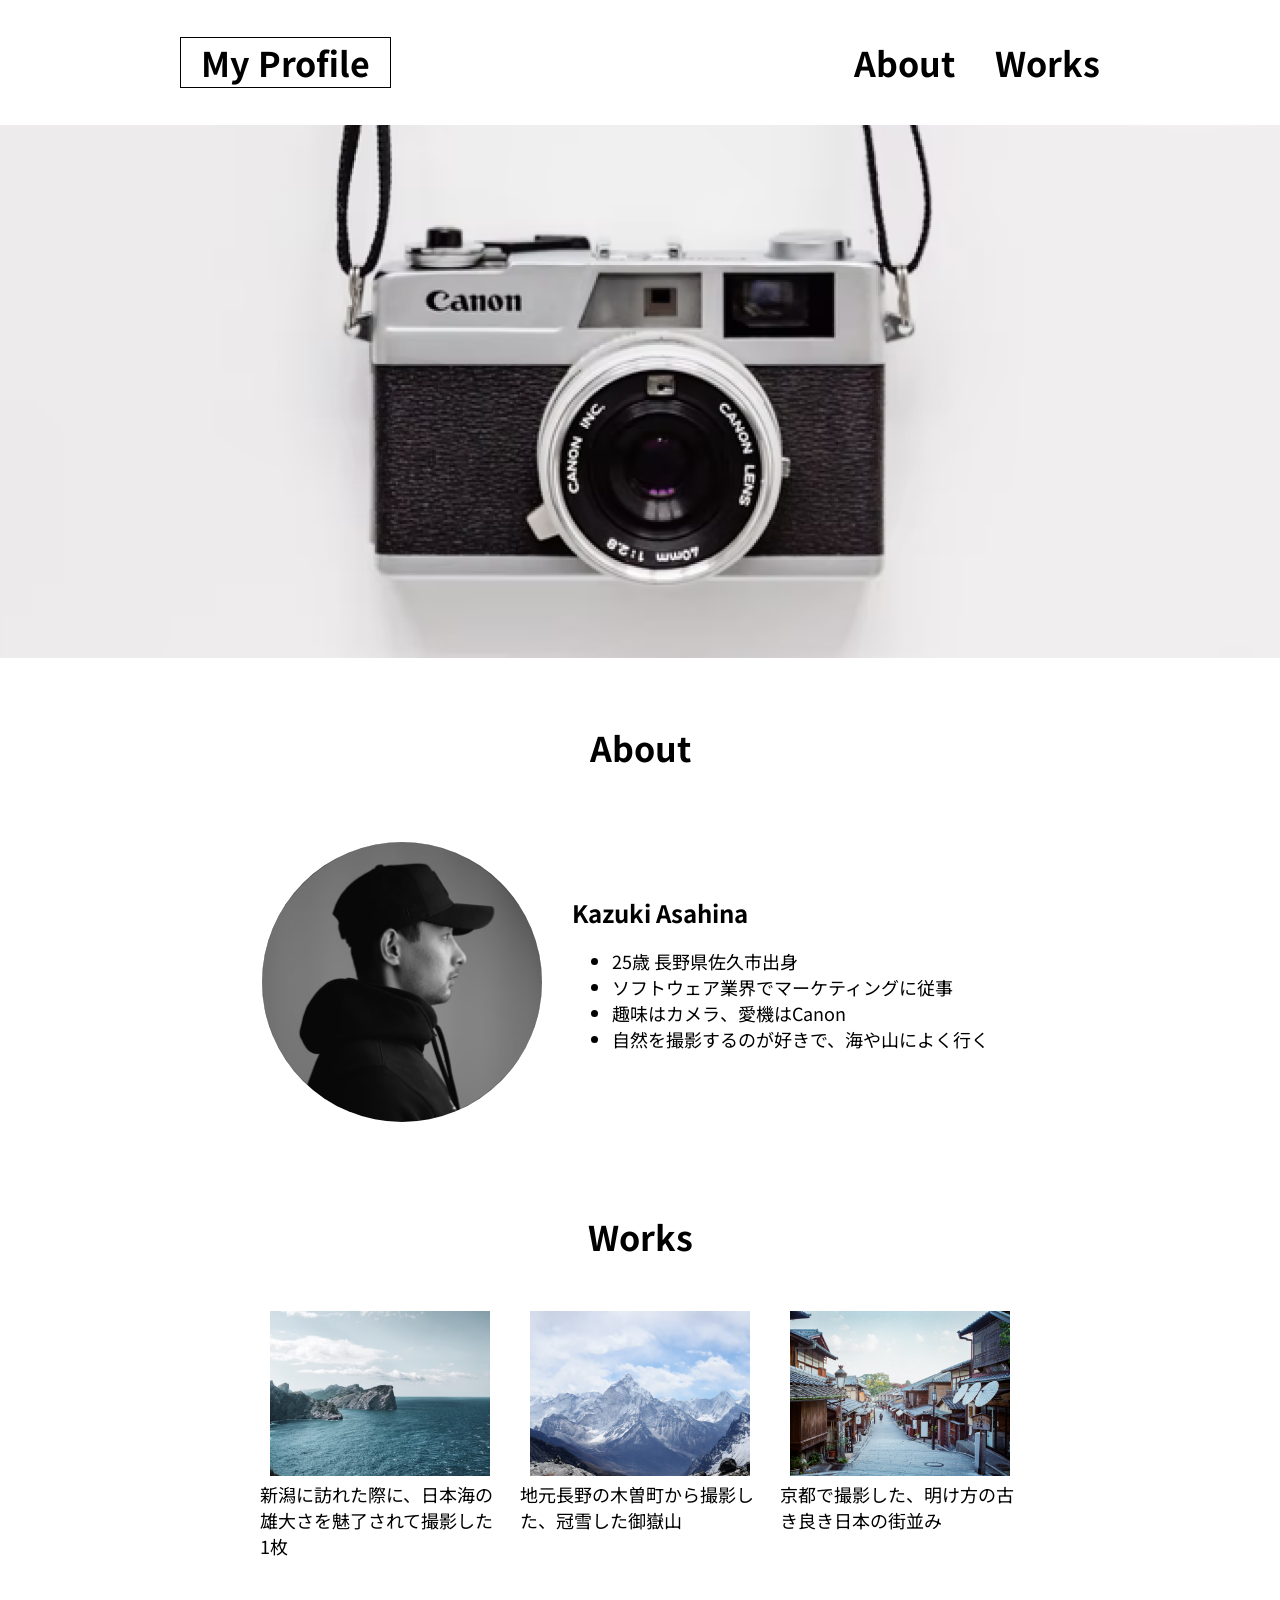
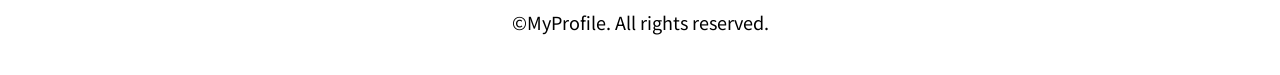
<file: kadai001/index.html>
<!DOCTYPE html>
<html>
  <head>
    <meta charset="utf-8">
    <meta name="description" content="Myprofile">
    <meta name="viewport" content="width=device-width, initial-scale=1.0">
    <title>My Profile</title>
    <link rel="stylesheet" href="style.css">
    <link rel="preconnect" href="https://fonts.googleapis.com">
    <link rel="preconnect" href="https://fonts.gstatic.com" crossorigin>
    <link href="https://fonts.googleapis.com/css2?family=Josefin+Sans:ital,wght@0,100..700;1,100..700&family=Noto+Sans+JP&display=swap" rel="stylesheet">
  </head>

  <body>
    <!-- ヘッダー -->
    <header>
      <!-- ナビゲーション 設定 -->
      <div class="header-inner">
        <h1>
          <a href="index.html" class="Prof-top">My Profile</a>
        </h1>  
        <nav>    
            <ul class="nav-menu">
              <li><a href="index.html#about">About</a></li>
              <li><a href="index.html#works">Works</a></li>
            </ul>        
        </nav>
      </div>
    </header>
    <!-- メイン -->
   <main>
    <article>
      <section id="main-image">
        <img src="images/main.png" alt="カメラのイメージ">
      </section>
      <!-- About -->
      <section id="about">
        <h2>About</h2>
        <div class="about-main">
          <img src="images/about.png" alt="Kazuki Asahinaの写真" class="icon">
         <div class="about-prof">
          <p class="name">Kazuki Asahina</p>
            <ul>
              <li><p>25歳 長野県佐久市出身</p></li>
              <li><p>ソフトウェア業界でマーケティングに従事</p></li>
              <li><p>趣味はカメラ、愛機はCanon</p></li>
              <li><p>自然を撮影するのが好きで、海や山によく行く</p></li>
            </ul>
          </div>
        </div>
      </section>

      <!-- work -->
       <section id="works">
        <div class="works-main">
          <h2>Works</h2>
          <div class="works-inner">
            <div class="item">
              <img src="images/works1.png" alt="新潟の写真">
              <p>新潟に訪れた際に、日本海の雄大さを魅了されて撮影した1枚</p>
            </div>
            <div class="item">
              <img src="images/works2.png" alt="木曽の御嶽山">
              <p>地元長野の木曽町から撮影した、冠雪した御嶽山</p>
            </div>
            <div class="item">
              <img src="images/works3.png" alt="京都の街並み">
              <p>京都で撮影した、明け方の古き良き日本の街並み</p>
            </div>
          </div>
        </div>
       </section>
    </article>
   </main>

   <footer>
    <p id="copyright">&copy;MyProfile. All rights reserved.</p>
   </footer>

  </body>
</html>
</file>
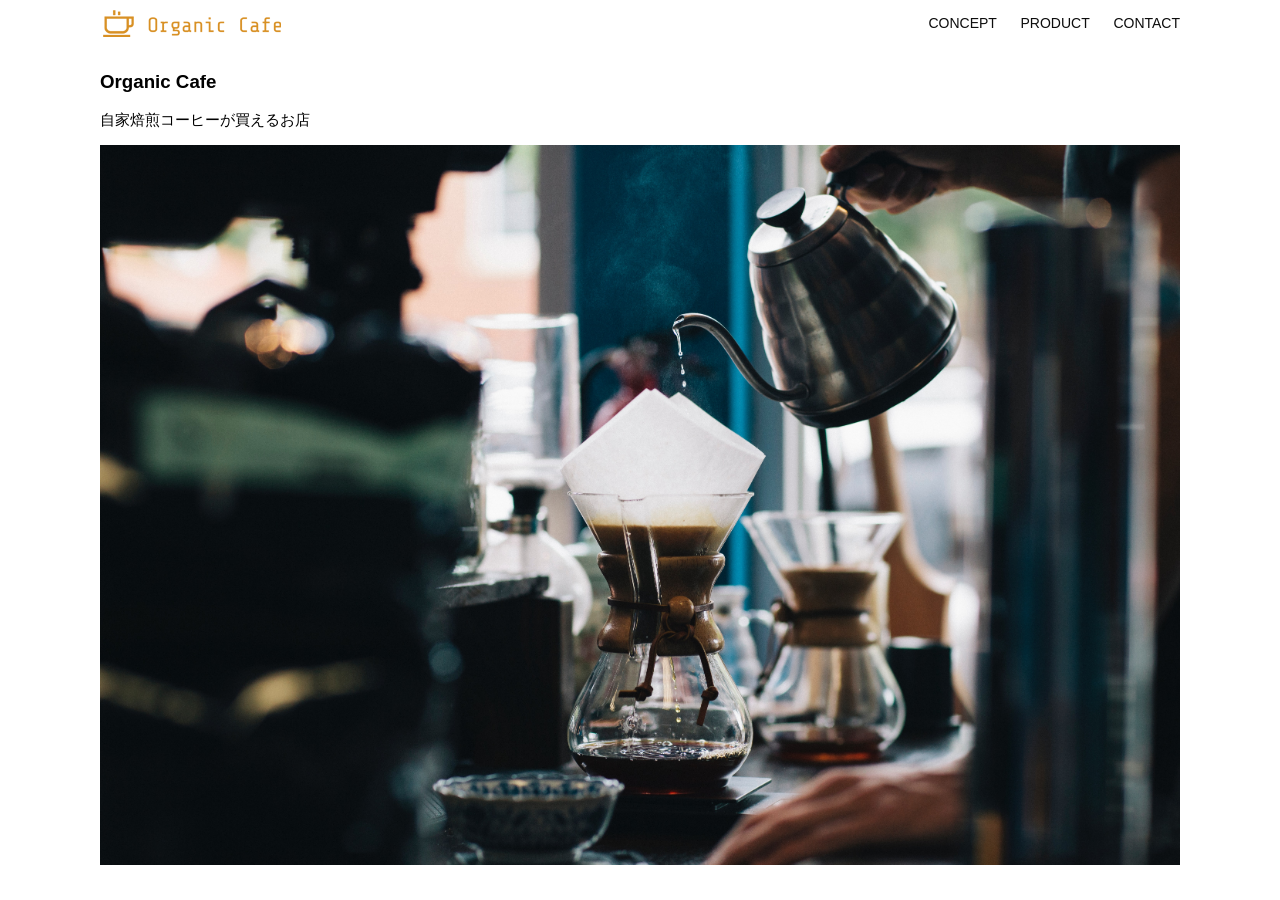
<file: kadai13/index.html>
<!DOCTYPE html>
<html>
  <head>
    <title>Organic Cafe</title>
    <meta charset="UTF-8" />
    <meta name="description" content="自家焙煎のコーヒーがお家で楽しめるOrganic Cafe"/>
    <meta name="viewport" content="width=device-width, initial-scale=1.0" />
    <link rel="stylesheet" href="style.css" />
  </head>
  <body>
    <!-- ヘッダー -->
    <header>
      <!-- ロゴ -->
      <a href="index.html" id="logo"><img src="image/logo.png" alt="トップページに戻る"/></a>
      <!-- PC用ナビゲーション -->
      <nav id="nav-pc">
        <a href="index.html#concept">CONCEPT</a>
        <a href="index.html#product">PRODUCT</a>
        <a href="index.html#contact">CONTACT</a>
      </nav>
      
      <!-- スマホ用ナビゲーション -->
      <img id="menu-sp" src="image/button-menu.png" alt="ナビゲーションを開く" onclick="document.getElementById('nav-sp').style.display = 'block'">

      <nav id="nav-sp"><!--閉じる-->
        <img id="close" src="image/button-close.png" alt="ナビゲーションを閉じる" onclick="document.getElementById('nav-sp').style.display = 'none'">
        <ul>
          <li><a id="logo-sp" href="index.html" onclick="document.getElementById('nav-sp').style.display = 'none'"><img src="image/logo-sp.png" alt="トップページに戻る"></a></li>
          <li><a class="menu" href="index.html#consept" onclick="document.getElementById('nav-sp').style.display = 'none'">CONCEPT</a></li>
          <li><a class="menu" href="index.html#product" onclick="document.getElementById('nav-sp').style.display = 'none'">PROCUCT</a></li>
          <li><a class="menu" href="index.html#contact" onclick="document.getElementById('nav-sp').style.display = 'none'">CONTACT</a></li>
        </ul>
      </nav>
    </header>

    <main>
      <article>
        <!-- メインビジュアル -->
        <section id="main-visual">
          <div id="main-message">
            <h1>Organic Cafe</h1>
            <p>自家焙煎コーヒーが買えるお店</p>
          </div>
          <img src="image/main-image.jpg" alt="コーヒーをハンドドリップで淹れる画像"/>
        </section>
      </article>
    </main>
  </body>
</html>
</file>
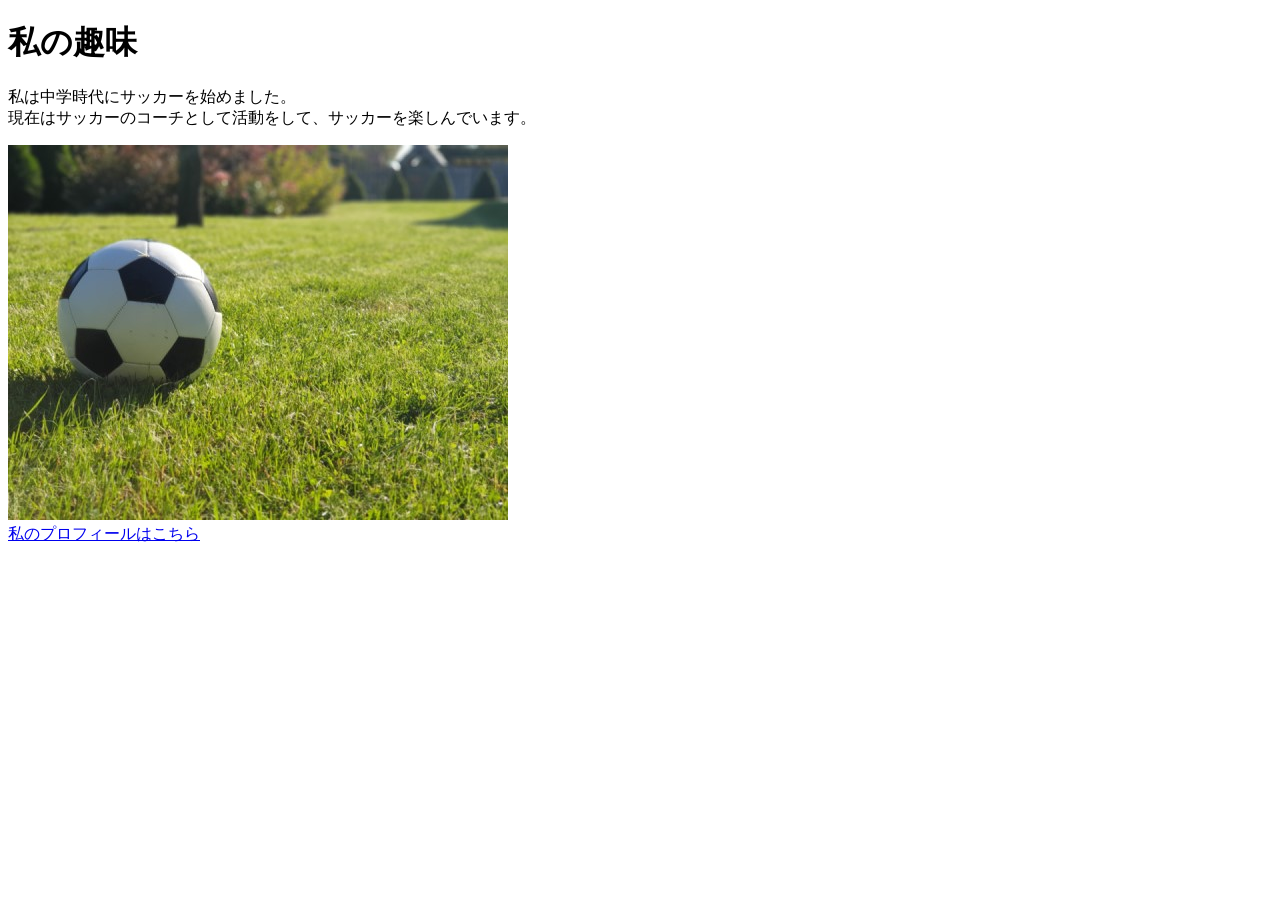
<file: kadai005/kadai005.html>
<!DOCTYPE html>
<html>
  <head>
      <title>5章課題</title>
      <meta name="description" content="このページは5章の課題です。">
      <meta charset="UTF-8">
  </head>
  <body>
      <h1>私の趣味</h1>
      <p>私は中学時代にサッカーを始めました。<br>
          現在はサッカーのコーチとして活動をして、サッカーを楽しんでいます。
      </p>
        <img src="images/sample.jpg" alt="ロゴ">
        <a href="https://x.com/samuraijuku"><br>私のプロフィールはこちら</a>
  </body>
</html>
</file>
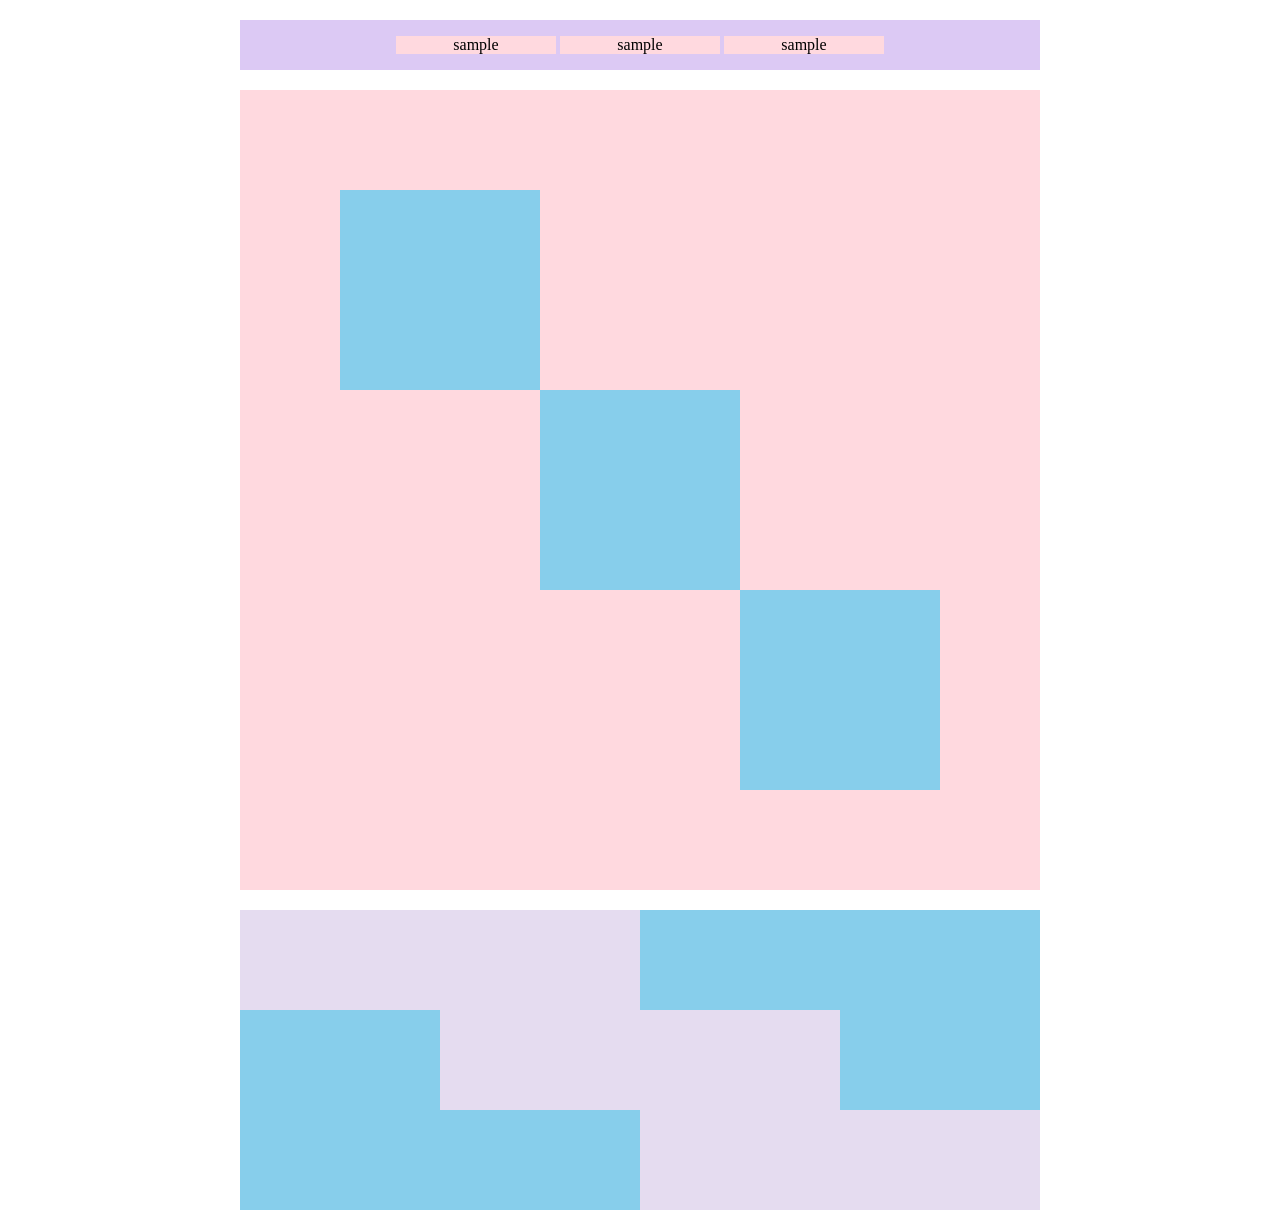
<file: kadai018/kadai018.html>
<!DOCTYPE html>
<html>
  <head>
    <meta charset="utf-8">
    <link rel="stylesheet" href="style.css">
    <meta name="description" content="このページは１８章の課題です">
    <title>18章課題</title>
  </head>
  <body>
    <div id="top"> <!--一番上の図形-->
      <p class="top-child">sample</p>
      <p class="top-child">sample</p>
      <p class="top-child">sample</p>
    </div>

    <div id="middle">
      <div id="middle-child01"></div>
      <div id="middle-child02"></div>
      <div id="middle-child03"></div>
    </div>

    <div id="bottom">
      <div id="bottom-child01"></div>
      <div id="bottom-child02"></div>
      <div id="bottom-child03"></div>
    </div> 

  </body>
</html>
</file>
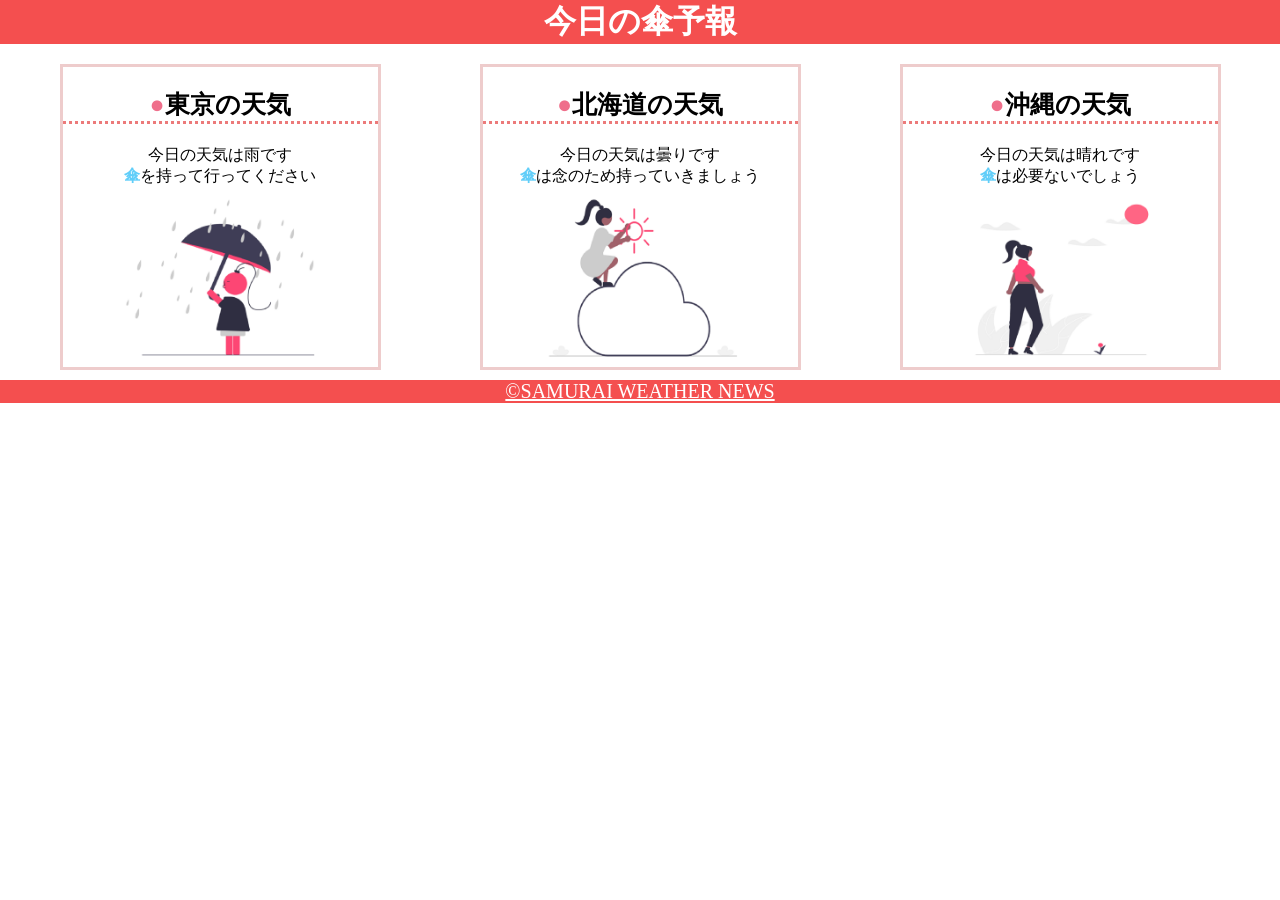
<file: kadai022/kadai_022.html>
<!DOCTYPE html>
<html>
  <head>
    <meta charset="utf-8">
    <meta name="viewport" content="width=device-width, initial-scale=1.0">
    <link rel="stylesheet" href="style.css">
    <meta name="description" content="このページは２２章の課題です">
    <title>２２章課題</title>
  </head>
  <body>
    

    <header>
      <h1>今日の傘予報</h1>
    </header>
  
    <main>

      <div id="parent">
        <div class="contents">
          <h2>東京の天気</h2>
          <p>今日の天気は雨です</p>
          <p>傘を持って行ってください</p>
          <img src="image/rainy.png" alt="雨">

        </div>

        <div class="contents">
          <h2>北海道の天気</h2>
          <p>今日の天気は曇りです</p>
          <p>傘は念のため持っていきましょう</p>
          <img src="image/cloudy.png" alt="曇り">
        </div>

        <div class="contents">
          <h2>沖縄の天気</h2>
          <p>今日の天気は晴れです</p>
          <p>傘は必要ないでしょう</p>
          <img src="image/sunny.png" alt="晴れ">
        </div>

      </div>
    </main>

    <footer>
      <a href="https://www.sejuku.net/corp/">&copy;SAMURAI WEATHER NEWS</a>
    </footer>

  </body>
</html>
</file>
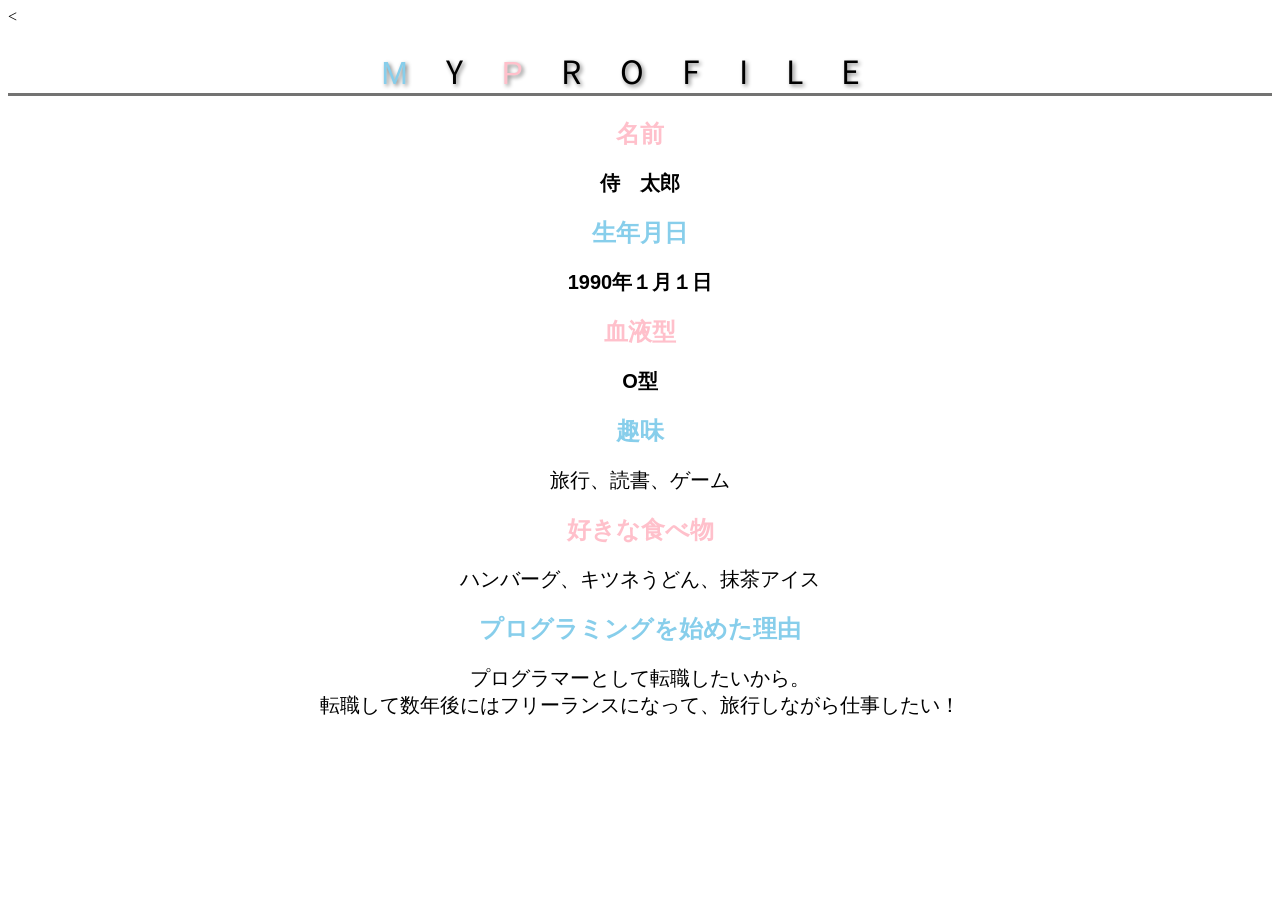
<file: kadai_015/kadai_015.html>
<!DOCTYPE html>
<html>
  <head>
    <title>15章課題</title>
    <meta charset="utf-8">
    <meta name="description" content="このページは１５章の課題です。">
    <link rel="stylesheet" href="style.css">
    <<link rel="preconnect" href="https://fonts.googleapis.com">
    <link rel="preconnect" href="https://fonts.gstatic.com" crossorigin>
    <link href="https://fonts.googleapis.com/css2?family=Josefin+Sans:ital,wght@0,100..700;1,100..700&family=Noto+Sans+JP&display=swap" rel="stylesheet">
  </head>

    <body>
    <h1 id="google-fonts"><span class="blue">M</span>Y<span class="pink">P</span>ROFILE</h1>
    <div id="basic">
      <h2 class="pink">名前</h2>
      <p class="child">侍　太郎</p>
      <h2 class="blue">生年月日</h2>
      <p class="child">1990年１月１日</p>
      <h2 class="pink">血液型</h2>
      <p class="child">O型</p>

    </div>

    <h2 class="blue">趣味</h2>
    <p class="like">旅行、読書、ゲーム</p>
    <h2 class="pink">好きな食べ物</h2>
    <p class="like">ハンバーグ、キツネうどん、抹茶アイス</p>
    <h2 class="blue">プログラミングを始めた理由</h2>
    <p class="like">プログラマーとして転職したいから。<br>転職して数年後にはフリーランスになって、旅行しながら仕事したい！</p>
  
  </body>
</html>
</file>
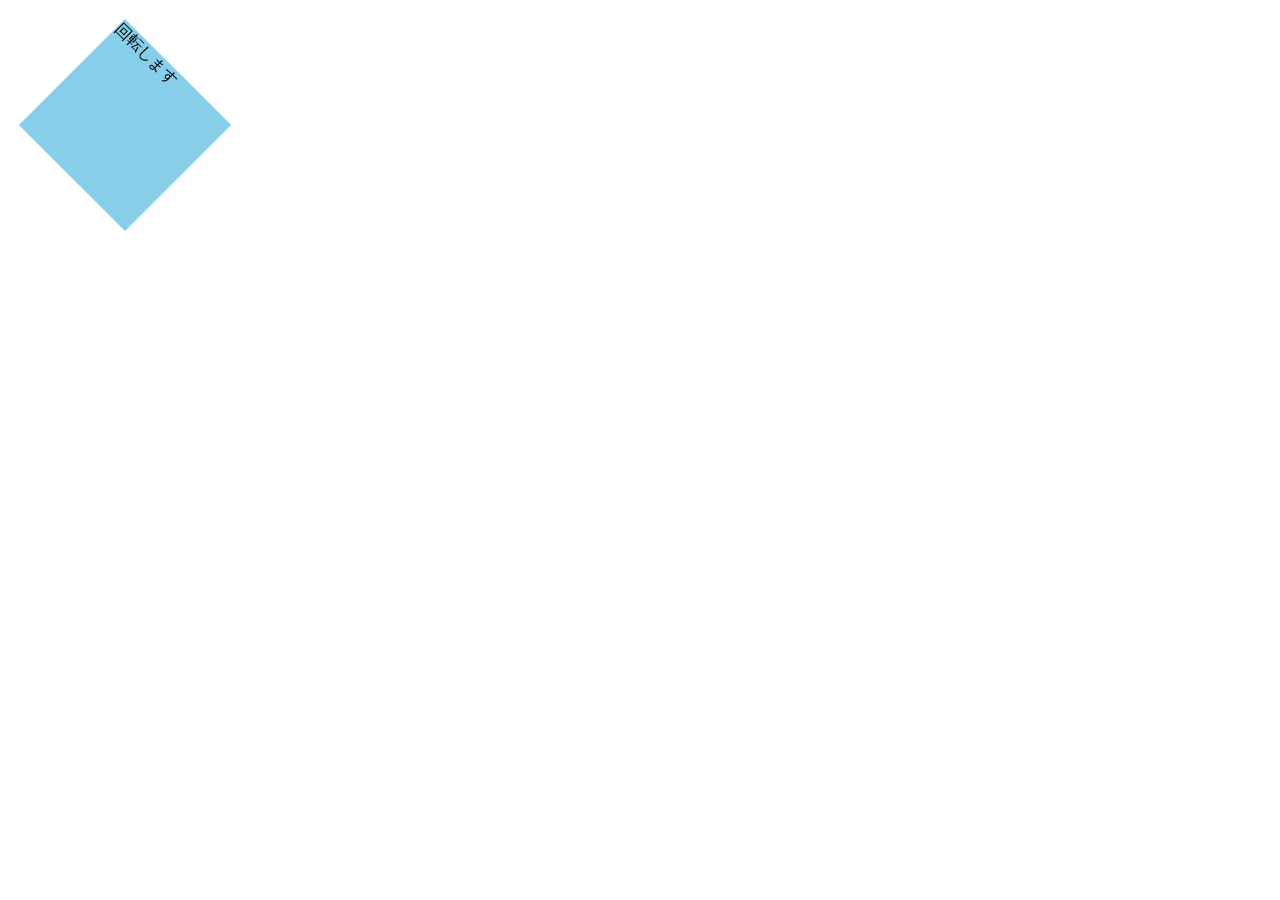
<file: kadai_mdn_css/kadai_mdn.html>
<!DOCTYPE html>
<html>

<head>
  <style>
      
      div{
        position: absolute;
        left: 50px;
        top: 50px;
        width: 150px;
        height: 150px;
        background-color: skyblue;
      }

  </style>

  <meta charset="utf-8">
  <link rel="stylesheet" href="rotation.css">
  <title>課題MDN</title>

</head>

<body>
    <div class="rotation">回転します</div>
</body>

</html>
</file>
<file: kadai001/style.css>
/* PC、スマホ共通スタイル */
* {
  box-sizing: border-box;
}

p {
  margin: 0;
}

body {
  margin: 0;
  padding: 0;
  font-size: 18px;
  font-family: "Noto Sans JP", sans-serif;
}

/* ヘッダーの設定 */
.header-inner {
  display: flex;
  flex-wrap: wrap;
  justify-content: space-between;
  align-items: center;
 margin: 20px auto;
  max-width: 960px;
 }

.header-inner a{
  color: black;
  font-weight: bold;
  text-decoration: none;
}

h1{
  border: 1px solid black;
  font-size: 34px;
  margin:0 0 0 20px;
  padding:0px 20px;
  
}

 nav .nav-menu{
  display: flex;
  padding-left:0px;
 
}

nav li{
  list-style: none;
  padding:0 20px;
}

nav a{
  font-size: 34px;
}

/* sectionの共通設定 */
h2 {
  margin: 0;
  padding:60px 0 40px 0;
  font-size: 34px;
  text-align: center;
}

p,li{
  font-size: 18px;
}
/* カメライメージの設定 */
 #main-image img{
  width: 100%;
  margin: 0 auto;
}
/* Aboutの設定 */
.about-main{
  display: flex;
  flex-wrap: wrap;
  justify-content: center; 
  align-items: center;
  margin :20px auto;
  padding: 10px;
  max-width: 960px;
}

.icon{
  border-radius: 50%;
  width: 280px;
  height:280px;
}

/* 名前 */
.name {
  font-size: 24px;
  font-weight: bold;
}
/* プロフの説明文 */
.about-prof{
  margin: 20px;
  padding: 10px;
}


/* Worksの説明 */
.works-inner
{
  margin: 0 auto;
  max-width  :960px;
  display: flex;
  flex-wrap: wrap;
  justify-content: center;
  
}

.works-inner img{
  margin: 0px auto;
  padding: 0 10px;
  width :100%;

}

.item{
  margin:10px;
  width:25%
}

#copyright{
  text-align: center;
  margin: 20px;
  padding:20px;
}

@media (max-width:768px) {
  h1{
    font-size:24px;
  }

  h2{
    font-size: 24px;
  }

  nav a{
    font-size: 24px;
  }

  nav li{
    padding: 0 10px;
  }

  p{
    font-size:14px;
  }
  
  .item{
    margin: 10px;
    text-align: center;
    padding-bottom: 40px;
    width: 100%;
  }
}
</file>
<file: kadai13/style.css>
/* PC、スマホ共通スタイル */
body {
  font-family: "Source Sans Pro", "Hiragino Kaku Gothic ProN", Meiryo, Arial,
    sans-serif;
}

p {
  font-size: 15px;
}

#main-visual>img {
  width: 100%;
}

/*================
PC用のスタイル 
=================*/
@media screen and (min-width: 768px) {
  /* 横幅設定 */
  body {
    max-width: 1080px;
    min-width: 960px;
    margin: 0 auto 0 auto;
  }

  /* ヘッダー */
  header {
    display: flex;
    justify-content: space-between;
  }

  /* ナビゲーションのレイアウト */
  #nav-pc {
    text-align: right;
    font-size: 14px;
    padding-top: 15px;
  }

  /* ナビゲーションのリンクの装飾設定 */
  #nav-pc>a {
    text-decoration: none;
    margin-left: 20px;
  }

  #nav-pc>a:link {
    color: #0d0d0d;
  }

  #nav-pc>a:visited {
    color: #0d0d0d;
  }

  #nav-pc>a:hover {
    color: #0d0d0d;
    text-decoration: underline;
  }

  #nav-pc>a:active {
    color: #0d0d0d;
  }

  #menu-sp{
    display: none;
  }

  #nav-sp{
    display: none;
  }
}

/*＝＝＝＝＝＝＝＝＝＝＝＝＝＝＝＝＝
スマホ用ナビゲーション 
＝＝＝＝＝＝＝＝＝＝＝＝＝＝＝＝＝＝*/

@media screen and (max-width: 767px) {
  body {
    min-width: 375px;
    margin: 0;
  }

  /* ナビゲーションを非表示にする */
  #nav-pc {
    display: none;
  }

/* ハンバーガーメニュー */
  #menu-sp {
    float: right;
    padding: 0;
  }

  /* スマホ用ナビゲーション */
  #nav-sp {
    background-color: #ce933e;
    position: absolute;
    left: 0;
    top: 0;
    height: 100%;
    width: 100%;
    display: none;
    z-index: 100;
  }

  #nav-sp ul{
    padding-left: 0;
  }

  #nav-sp li {
    list-style: none;
  }
  /* ×ボタン */
  #close {
    position: absolute;
    top: 20px;
    right: 20px;
  }

  /* ナビゲーションメニュー用ロゴ */
  #logo-sp{
    margin: 80px 0px 30px 20px;
  }

  #nav-sp a{
    display: block;    
  }

  #nav-sp a:link{
    color: #ffffff;
  }

  #nav-sp a:visited {
    color: #ffffff;
  }

  #nav-sp a:hover{
    color: #ffffff;
    text-decoration: underline;
  }

  #nav-sp a:active {
    color: #ffffff;
  }

  #nav-sp .menu{
    text-decoration: none;
    display: block;
    margin-left: 20px;
    margin-right: 20px;
    height: 44px;
    font-size: 16px;
    background-image: url(image/arrow.png);
    background-repeat:  no-repeat;
    background-position: right top;
  }
}
</file>
<file: kadai018/style.css>
/* 一番上の図形 */
#top {
  width: 800px;
  background-color:  #dcc9f4;
  margin-top: 20px;
  margin-right: auto;
  margin-bottom:  20px; 
  margin-left: auto;
  text-align: center;
}

#top > .top-child{
  width: 20%;
  background-color:  #ffd9df;
  display: inline-block;
}

/* 真ん中の図形 */

#middle {
  width: 800px;
  height: 800px;
  margin-top: 20px;
  margin-bottom: 20px;
  margin-left: auto;  /*中央揃えにする*/
  margin-right: auto;
  background-color: #ffd9df ;
  position: relative;
  
}
#middle-child01, #middle-child02, #middle-child03 {
  width: 200px;
  height:200px;
  background-color: #87ceeb;

}

 #middle-child01 {
  position: absolute;
  top:100px;
  left:100px;
}

#middle-child02 {
  position: absolute;
  top:300px;
  left:300px;
  
}
#middle-child03 {
  position: absolute;
  top: 500px;
  left:500px;
  
}

/* 一番下の図形 */
#bottom{
  width: 800px;
  height: 300px;
 
  margin-left: auto;
  margin-right: auto;
  background-color: #87ceeb;
  
}

#bottom-child01,#bottom-child02,#bottom-child03{
  width: 400px;
  height: 100px;
  background-color: #e5dcf0;
}

#bottom-child02{
  position: relative;
  left: 200px;

}
#bottom-child03{
  position: relative;
  left: 400px;
}
</file>
<file: kadai022/style.css>
/* 初期化 */
body,h1,p{
  margin: 0px; /*上下左右のmarginを０にする。*/
}

/* ヘッダーの設定 */
header{
  margin-top: 0px;
  margin-bottom: 20px; /*下の余白は２０*/
  text-align: center;
  background-color: rgb(244,79,79); /*背景*/
  color: rgb(255, 255, 255); /*文字色*/
  
}
 /* メインタグの設定 */
main{
  margin: 10px; /*要素内の上下左右の余白を１０にする。*/
}
/* 親要素の指定 */
 #parent{
  display: flex;
  justify-content: space-around;

}
/* pタグのみフォントサイズを２０にする設定 */
#parent > p { 
  font-size:20px;
  
}

/* mainのcontentsの設定 */
.contents{
  padding: 10px,15px;
  margin: 20px,0px;
  text-align: center;
  border: solid 3px rgb(238,204,204);
  flex-basis: 25%; 
} 
/* ｈ２のフォントサイズと下線を設定 */
 .contents > h2{
  font-size: 25px;
  border-bottom:dotted 3px rgb(236, 122,122);
  
} 
/* ｈ２の前に●をつけてピンクにする */
h2::before{
  content: "●";
  color: rgb(239, 111, 139);

}

 /* 傘の文字を太字で青にする */
.contents p:nth-last-of-type(1)::first-letter{
  font-weight: bold;
  color: rgb(97, 206, 249);
  
}
/* イメージ画像の指定 */
.contents > img{
  width: 70%;
  height: auto;
  margin:10px,0px;
  
}

/* フッターの指定 */
footer {
  background-color: rgb(244,79,79);
  text-align: center;
}

a { /*フォントサイズとカラーを指定*/
  font-size: 20px;
  color: rgb(255,255,255) ;
}
a:visited{ /*訪問済みリンクの色を変化*/
  color: rgb(193,234,251);
}

a:hover{ /*マウスカーソルが乗ると色が変化*/
  color: rgb(245,178,178);
}


/* 画面幅768以下になったらフォントサイズと並びを変更 */
@media screen and (max-width:768px){
  h2{
      font-size: 30px;
  }
  p{
    font-size: 25px;
  }

  #parent {
    display: block;
  }

}
</file>
<file: kadai_015/style.css>
/* Div(名前～血液型)箇所の設定 */
#basic p{
  font-family: "Arial","Meiryo",sans-serif;
  font-size: 20px;
  text-align: center;
  font-weight: bold;
}
/*文字がブルーの箇所*/
.blue, #basic > .blue{      
  font-family: "Arial","Meiryo",sans-serif;
  color: skyblue;
  text-align: center;
}
/*文字がピンクの箇所*/
.pink, #basic > .pink{
  font-family: "Arial","Meiryo",sans-serif;
  color: rgb(255,192,203);
  text-align: center;
}

/* h1のWEBフォント設定 */
#google-fonts{
  font-family: "Noto Sans JP", sans-serif;
  font-optical-sizing: auto;
  font-weight: 400;
  font-style: normal;

  /* h1フォント装飾の設定 */
  font-size: 2rem;
  letter-spacing: 1.2em;
  text-shadow: 2px 2px 4px gray;
  border-bottom: solid 3px rgb(115,115,114);
  text-align: center;
}
/* 趣味～プログラミングを始めた理由まで */
.like{
  font-family: "Arial","Meiryo",sans-serif;
  font-size: 20px;
  text-align: center;
}
</file>
<file: kadai_mdn_css/rotation.css>
/* 要素を回転させて表示する */
.rotation{
  transform: rotate(45deg);

}
</file>
